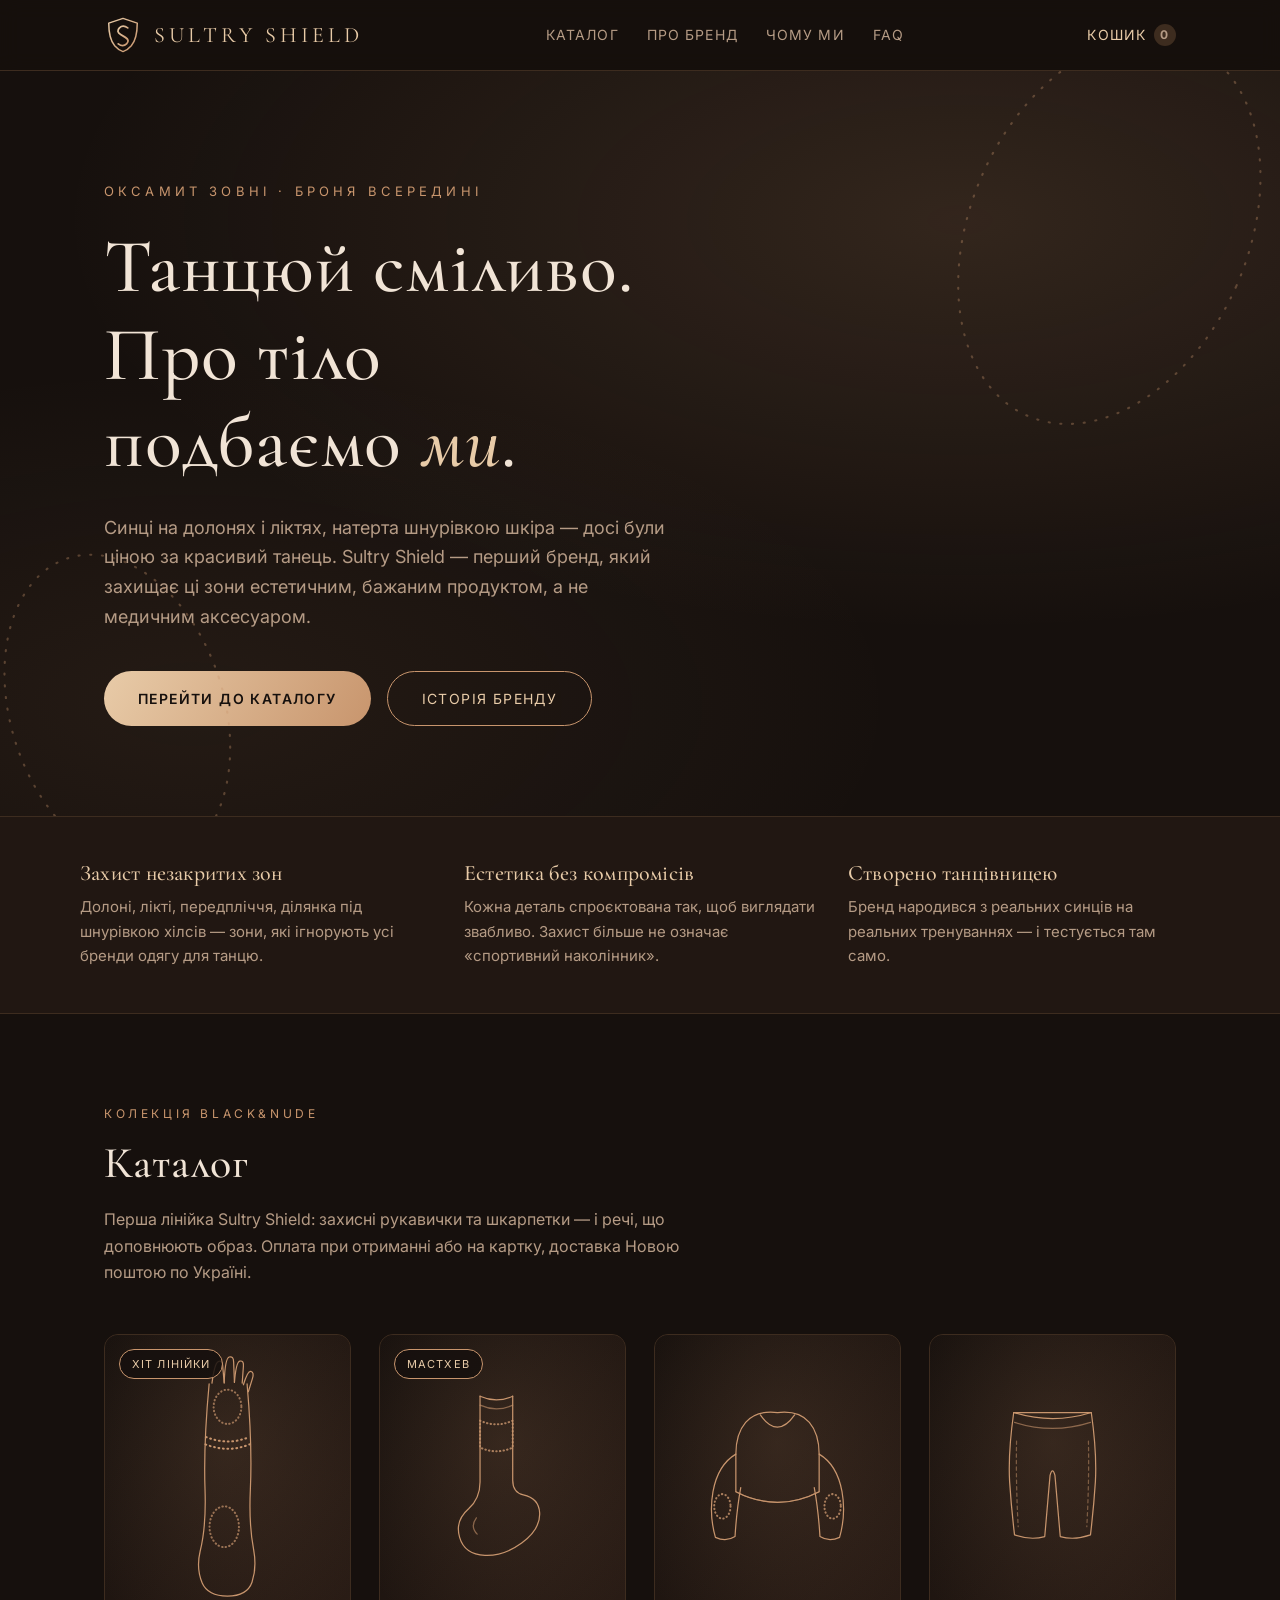
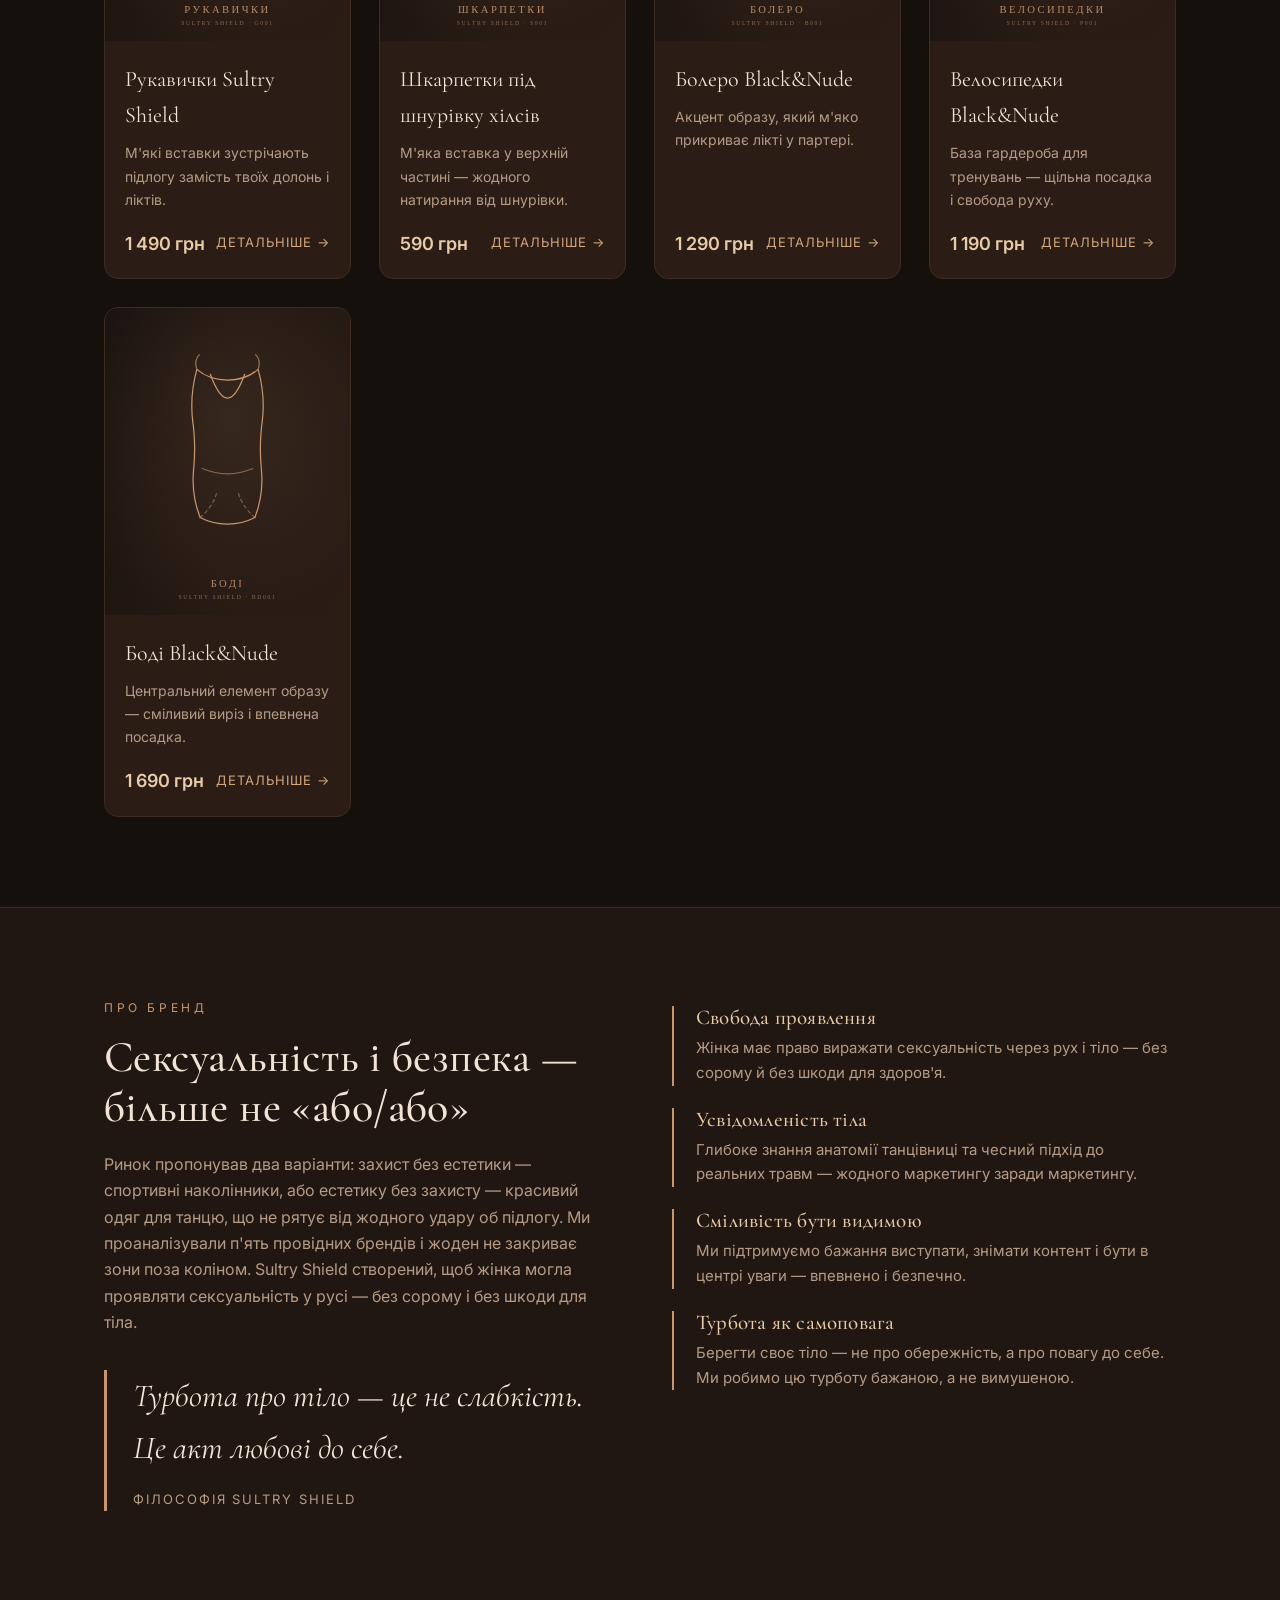
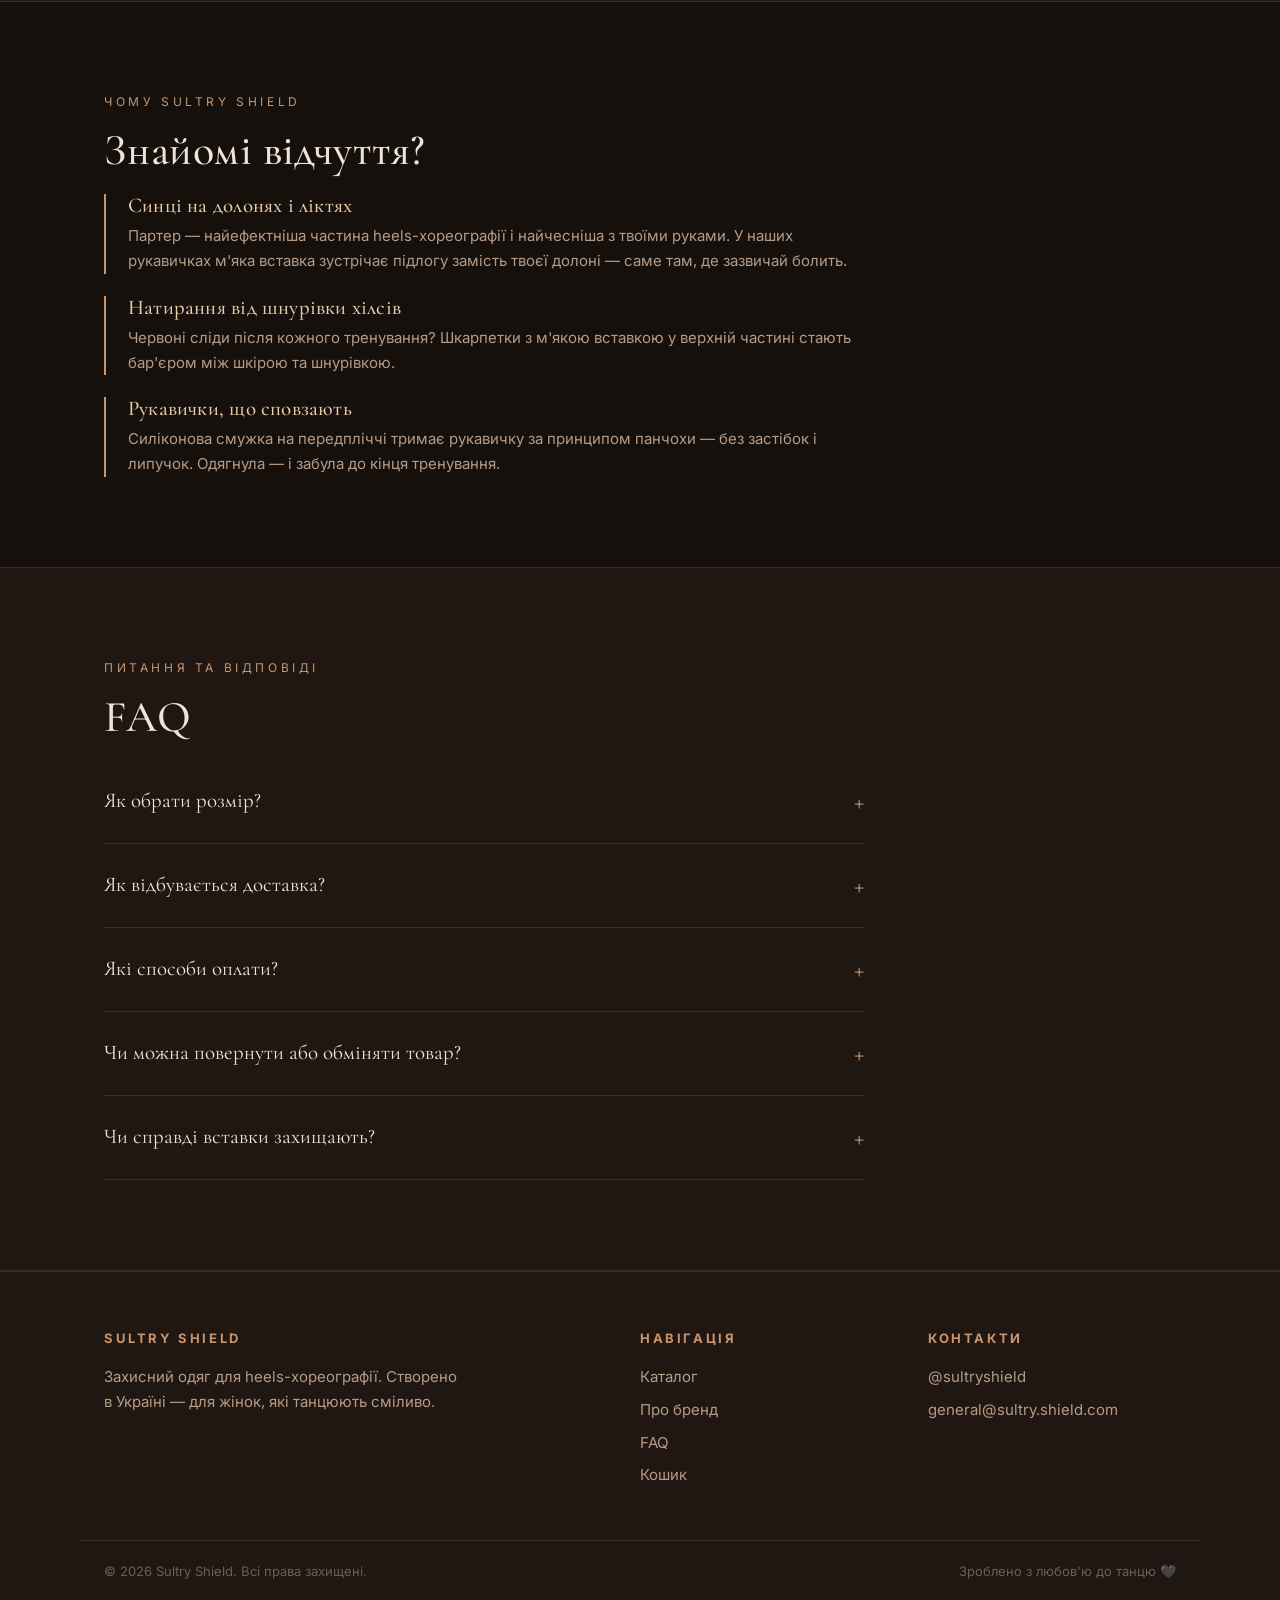
<file: index.html>
<!DOCTYPE html>
<html lang="uk">
<head>
  <meta charset="UTF-8">
  <meta name="viewport" content="width=device-width, initial-scale=1.0">
  <title>Sultry Shield — захисний одяг для heels-хореографії</title>
  <meta name="description" content="Sultry Shield — перший український бренд, що поєднує сексуальність і захист тіла у heels-хореографії. Оксамит зовні, броня всередині: рукавички та шкарпетки з м'якими вставками, колекція Black&Nude.">
  <link rel="icon" type="image/svg+xml" href="assets/logo.svg">
  <link rel="preconnect" href="https://fonts.googleapis.com">
  <link rel="preconnect" href="https://fonts.gstatic.com" crossorigin>
  <link href="https://fonts.googleapis.com/css2?family=Cormorant+Garamond:ital,wght@0,400;0,500;0,600;1,400&family=Inter:wght@400;500;600;700&display=swap&subset=cyrillic" rel="stylesheet">
  <link rel="stylesheet" href="css/style.css">
</head>
<body>

<header class="site-header">
  <div class="site-header__inner">
    <a class="brand" href="index.html">
      <img src="assets/logo.svg" alt="">
      <span class="brand__name">Sultry Shield</span>
    </a>
    <nav class="site-nav">
      <a href="#catalog">Каталог</a>
      <a href="#about">Про бренд</a>
      <a href="#why">Чому ми</a>
      <a href="#faq">FAQ</a>
    </nav>
    <a class="cart-link" href="cart.html">
      Кошик <span class="cart-link__badge is-empty" data-cart-count>0</span>
    </a>
  </div>
</header>

<section class="hero">
  <svg class="hero__stitch" viewBox="0 0 1200 700" preserveAspectRatio="xMidYMid slice" aria-hidden="true">
    <g fill="none" stroke="#c8956d" stroke-width="2" stroke-dasharray="1 10" stroke-linecap="round">
      <ellipse cx="1040" cy="150" rx="130" ry="190" transform="rotate(24 1040 150)"/>
      <ellipse cx="110" cy="600" rx="100" ry="150" transform="rotate(-18 110 600)"/>
    </g>
  </svg>
  <div class="container">
    <p class="hero__eyebrow">Оксамит зовні · Броня всередині</p>
    <h1>Танцюй сміливо.<br>Про тіло подбаємо <em>ми</em>.</h1>
    <p class="hero__lead">
      Синці на долонях і ліктях, натерта шнурівкою шкіра — досі були ціною за красивий танець.
      Sultry Shield — перший бренд, який захищає ці зони естетичним, бажаним продуктом,
      а не медичним аксесуаром.
    </p>
    <div class="hero__actions">
      <a class="btn btn--primary" href="#catalog">Перейти до каталогу</a>
      <a class="btn btn--ghost" href="#about">Історія бренду</a>
    </div>
  </div>
</section>

<section class="usp">
  <div class="container usp__grid">
    <div class="usp__item">
      <h3>Захист незакритих зон</h3>
      <p>Долоні, лікті, передпліччя, ділянка під шнурівкою хілсів — зони, які ігнорують усі бренди одягу для танцю.</p>
    </div>
    <div class="usp__item">
      <h3>Естетика без компромісів</h3>
      <p>Кожна деталь спроєктована так, щоб виглядати звабливо. Захист більше не означає «спортивний наколінник».</p>
    </div>
    <div class="usp__item">
      <h3>Створено танцівницею</h3>
      <p>Бренд народився з реальних синців на реальних тренуваннях — і тестується там само.</p>
    </div>
  </div>
</section>

<section class="section" id="catalog">
  <div class="container">
    <p class="section__eyebrow">Колекція Black&amp;Nude</p>
    <h2 class="section__title">Каталог</h2>
    <p class="section__lead">
      Перша лінійка Sultry Shield: захисні рукавички та шкарпетки — і речі, що доповнюють образ.
      Оплата при отриманні або на картку, доставка Новою поштою по Україні.
    </p>
    <div class="catalog-grid" id="catalog-grid"></div>
  </div>
</section>

<section class="section section--alt" id="about">
  <div class="container story-grid">
    <div>
      <p class="section__eyebrow">Про бренд</p>
      <h2 class="section__title">Сексуальність і безпека — більше не «або/або»</h2>
      <p class="section__lead" style="margin-bottom:0">
        Ринок пропонував два варіанти: захист без естетики — спортивні наколінники,
        або естетику без захисту — красивий одяг для танцю, що не рятує від жодного удару об підлогу.
        Ми проаналізували п'ять провідних брендів і жоден не закриває зони поза коліном.
        Sultry Shield створений, щоб жінка могла проявляти сексуальність у русі —
        без сорому і без шкоди для тіла.
      </p>
      <blockquote class="quote">
        Турбота про тіло — це не слабкість. Це акт любові до себе.
        <small>Філософія Sultry Shield</small>
      </blockquote>
    </div>
    <div class="story-list">
      <div class="story-list__item">
        <h3>Свобода проявлення</h3>
        <p>Жінка має право виражати сексуальність через рух і тіло — без сорому й без шкоди для здоров'я.</p>
      </div>
      <div class="story-list__item">
        <h3>Усвідомленість тіла</h3>
        <p>Глибоке знання анатомії танцівниці та чесний підхід до реальних травм — жодного маркетингу заради маркетингу.</p>
      </div>
      <div class="story-list__item">
        <h3>Сміливість бути видимою</h3>
        <p>Ми підтримуємо бажання виступати, знімати контент і бути в центрі уваги — впевнено і безпечно.</p>
      </div>
      <div class="story-list__item">
        <h3>Турбота як самоповага</h3>
        <p>Берегти своє тіло — не про обережність, а про повагу до себе. Ми робимо цю турботу бажаною, а не вимушеною.</p>
      </div>
    </div>
  </div>
</section>

<section class="section" id="why">
  <div class="container">
    <p class="section__eyebrow">Чому Sultry Shield</p>
    <h2 class="section__title">Знайомі відчуття?</h2>
    <div class="story-list" style="max-width:760px">
      <div class="story-list__item">
        <h3>Синці на долонях і ліктях</h3>
        <p>Партер — найефектніша частина heels-хореографії і найчесніша з твоїми руками. У наших рукавичках м'яка вставка зустрічає підлогу замість твоєї долоні — саме там, де зазвичай болить.</p>
      </div>
      <div class="story-list__item">
        <h3>Натирання від шнурівки хілсів</h3>
        <p>Червоні сліди після кожного тренування? Шкарпетки з м'якою вставкою у верхній частині стають бар'єром між шкірою та шнурівкою.</p>
      </div>
      <div class="story-list__item">
        <h3>Рукавички, що сповзають</h3>
        <p>Силіконова смужка на передпліччі тримає рукавичку за принципом панчохи — без застібок і липучок. Одягнула — і забула до кінця тренування.</p>
      </div>
    </div>
  </div>
</section>

<section class="section section--alt" id="faq">
  <div class="container">
    <p class="section__eyebrow">Питання та відповіді</p>
    <h2 class="section__title">FAQ</h2>
    <div class="faq">
      <details>
        <summary>Як обрати розмір?</summary>
        <p>Рукавички, болеро, велосипедки та боді йдуть у розмірах S/M/L і тягнуться завдяки еластичному трикотажу. Якщо ви між розмірами — беріть менший: посадка має бути щільною. Шкарпетки — за розміром взуття. Сумніваєтесь? Напишіть нам в Instagram, підберемо разом.</p>
      </details>
      <details>
        <summary>Як відбувається доставка?</summary>
        <p>Надсилаємо Новою поштою по всій Україні протягом 1–3 робочих днів після підтвердження замовлення. Вартість доставки — за тарифами перевізника.</p>
      </details>
      <details>
        <summary>Які способи оплати?</summary>
        <p>Накладений платіж при отриманні на Новій пошті або передплата на картку — реквізити надішлемо після оформлення замовлення.</p>
      </details>
      <details>
        <summary>Чи можна повернути або обміняти товар?</summary>
        <p>Так, протягом 14 днів з моменту отримання, якщо річ не була у використанні та збережений товарний вигляд. Напишіть нам — допоможемо з обміном розміру чи поверненням.</p>
      </details>
      <details>
        <summary>Чи справді вставки захищають?</summary>
        <p>М'які вставки розміщені точно там, де тіло зустрічає підлогу, — на долонях і ліктях. Вони приймають удар на себе, не обмежуючи амплітуду руху. Кожен прототип тестується на реальних тренуваннях heels.</p>
      </details>
    </div>
  </div>
</section>

<footer class="site-footer" id="contacts">
  <div class="container site-footer__grid">
    <div>
      <h4>Sultry Shield</h4>
      <p>Захисний одяг для heels-хореографії. Створено в Україні — для жінок, які танцюють сміливо.</p>
    </div>
    <div>
      <h4>Навігація</h4>
      <a href="#catalog">Каталог</a>
      <a href="#about">Про бренд</a>
      <a href="#faq">FAQ</a>
      <a href="cart.html">Кошик</a>
    </div>
    <div>
      <h4>Контакти</h4>
      <a id="footer-instagram" href="#" target="_blank" rel="noopener">Instagram</a>
      <a id="footer-email" href="#">Email</a>
    </div>
  </div>
  <div class="container site-footer__bottom">
    <span>© 2026 Sultry Shield. Всі права захищені.</span>
    <span>Зроблено з любов'ю до танцю 🖤</span>
  </div>
</footer>

<script src="js/config.js"></script>
<script src="js/products.js"></script>
<script src="js/store.js"></script>
<script>
  document.getElementById("catalog-grid").innerHTML = PRODUCTS.map(p => `
    <a class="product-card" href="product.html?id=${p.id}">
      <div class="product-card__img">
        <img src="${p.image}" alt="${p.name}">
        ${p.badge ? `<span class="product-card__badge">${p.badge}</span>` : ""}
      </div>
      <div class="product-card__body">
        <span class="product-card__name">${p.name}</span>
        <span class="product-card__short">${p.short}</span>
        <span class="product-card__row">
          <span class="product-card__price">${formatPrice(p.price)}</span>
          <span class="product-card__link">Детальніше →</span>
        </span>
      </div>
    </a>`).join("");

  document.getElementById("footer-instagram").href = "https://instagram.com/" + CONFIG.INSTAGRAM_USER;
  document.getElementById("footer-instagram").textContent = "@" + CONFIG.INSTAGRAM_USER;
  document.getElementById("footer-email").href = "mailto:" + CONFIG.CONTACT_EMAIL;
  document.getElementById("footer-email").textContent = CONFIG.CONTACT_EMAIL;
</script>
</body>
</html>
</file>
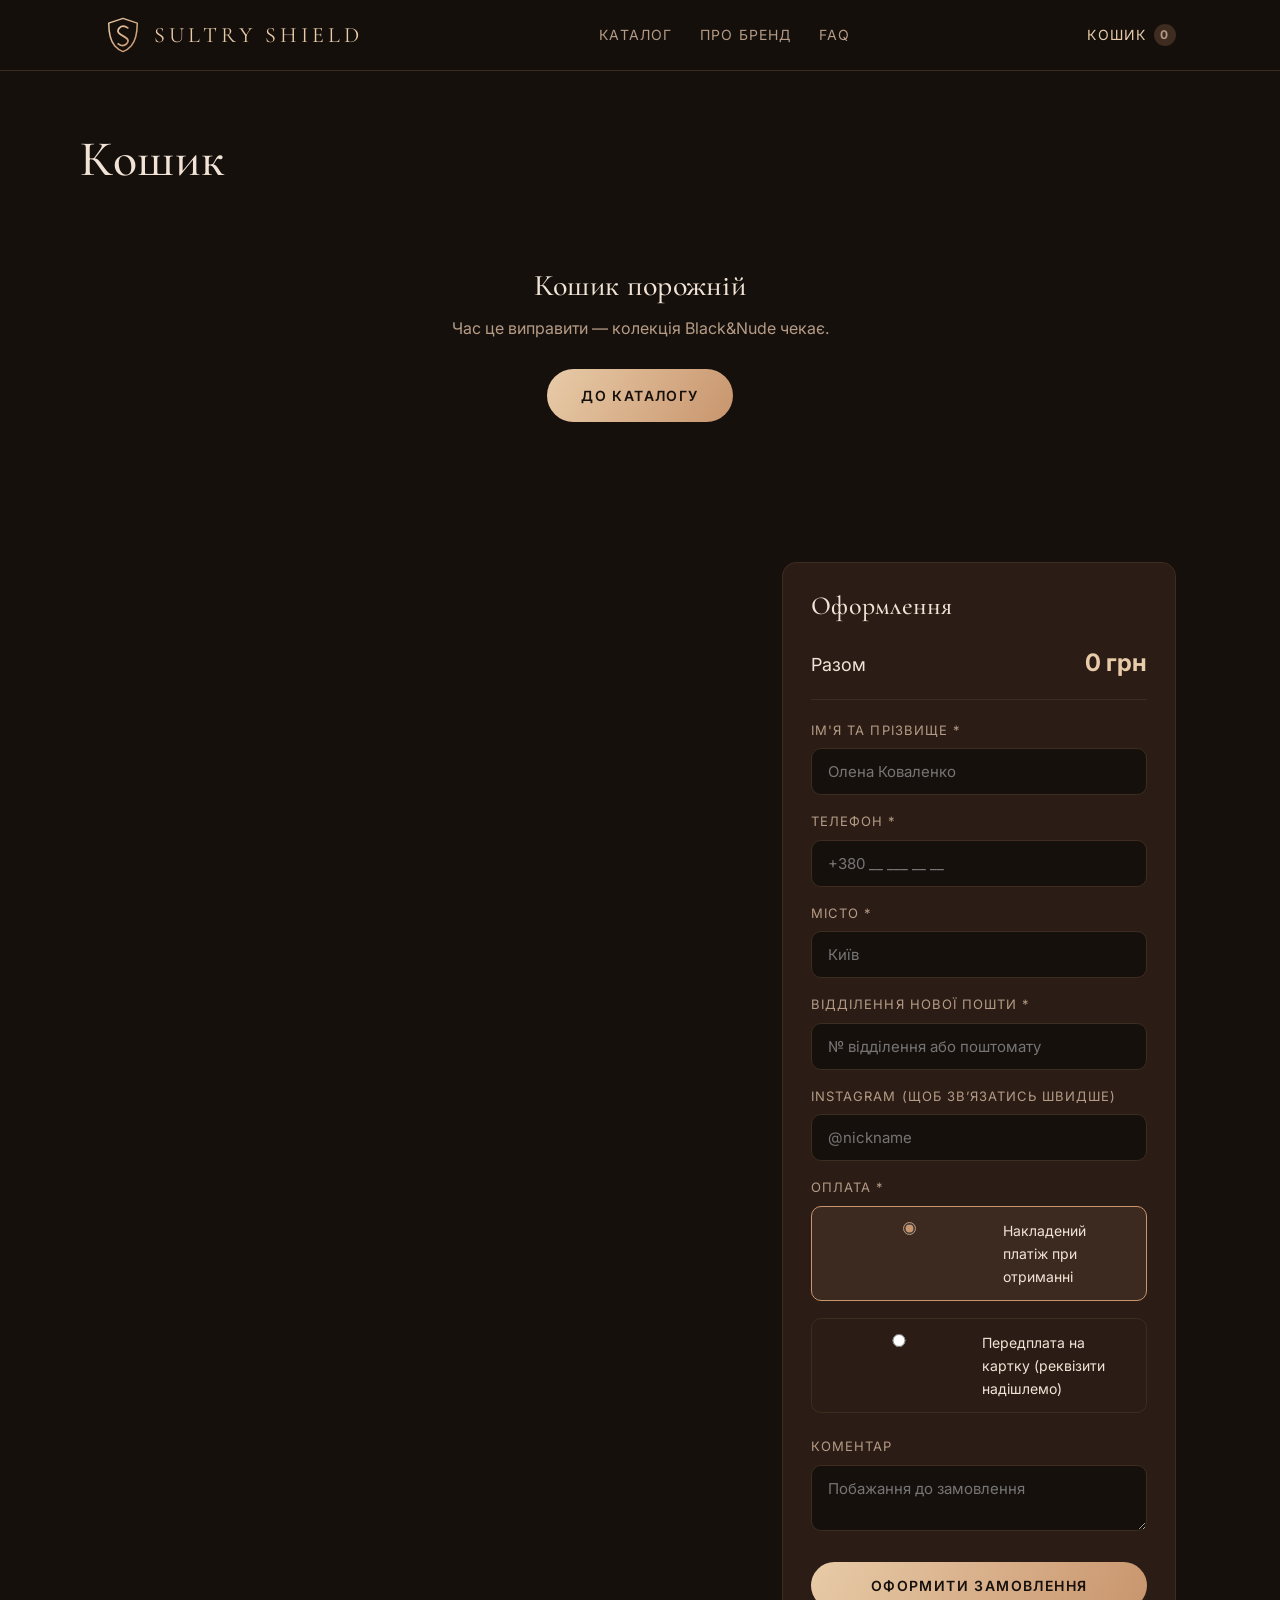
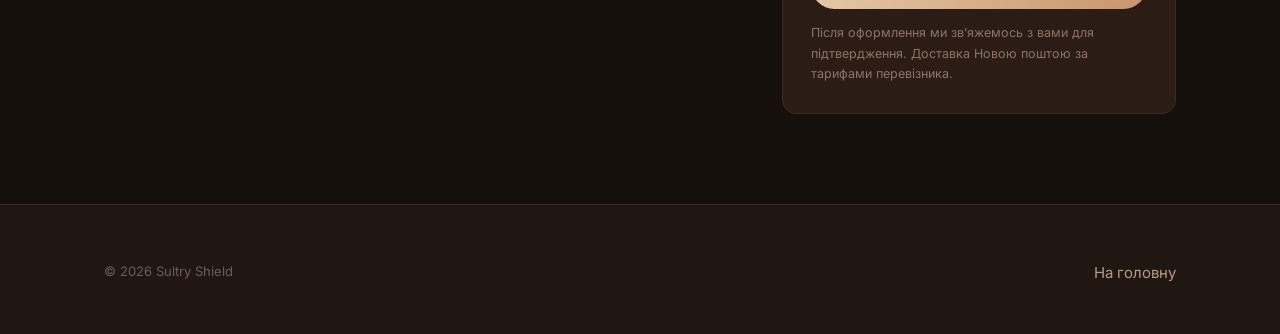
<file: cart.html>
<!DOCTYPE html>
<html lang="uk">
<head>
  <meta charset="UTF-8">
  <meta name="viewport" content="width=device-width, initial-scale=1.0">
  <title>Кошик — Sultry Shield</title>
  <link rel="icon" type="image/svg+xml" href="assets/logo.svg">
  <link rel="preconnect" href="https://fonts.googleapis.com">
  <link rel="preconnect" href="https://fonts.gstatic.com" crossorigin>
  <link href="https://fonts.googleapis.com/css2?family=Cormorant+Garamond:ital,wght@0,400;0,500;0,600;1,400&family=Inter:wght@400;500;600;700&display=swap&subset=cyrillic" rel="stylesheet">
  <link rel="stylesheet" href="css/style.css">
</head>
<body>

<header class="site-header">
  <div class="site-header__inner">
    <a class="brand" href="index.html">
      <img src="assets/logo.svg" alt="">
      <span class="brand__name">Sultry Shield</span>
    </a>
    <nav class="site-nav">
      <a href="index.html#catalog">Каталог</a>
      <a href="index.html#about">Про бренд</a>
      <a href="index.html#faq">FAQ</a>
    </nav>
    <a class="cart-link" href="cart.html">
      Кошик <span class="cart-link__badge is-empty" data-cart-count>0</span>
    </a>
  </div>
</header>

<div class="container page-title">
  <h1>Кошик</h1>
</div>

<div class="container">
  <div class="empty-state" id="cart-empty" hidden>
    <h2>Кошик порожній</h2>
    <p>Час це виправити — колекція Black&amp;Nude чекає.</p>
    <a class="btn btn--primary" href="index.html#catalog">До каталогу</a>
  </div>

  <div class="cart-layout" id="checkout-block" hidden>
    <div>
      <div class="cart-items" id="cart-items"></div>
    </div>

    <aside class="checkout-card">
      <h2>Оформлення</h2>
      <div class="checkout-card__total">
        <span>Разом</span>
        <strong id="cart-total">0 грн</strong>
      </div>

      <form id="order-form">
        <div class="form-field">
          <label for="f-name">Ім'я та прізвище *</label>
          <input id="f-name" name="name" required autocomplete="name" placeholder="Олена Коваленко">
        </div>
        <div class="form-field">
          <label for="f-phone">Телефон *</label>
          <input id="f-phone" name="phone" required type="tel" autocomplete="tel" placeholder="+380 __ ___ __ __" pattern="[+0-9\s\(\)\-]{10,}">
        </div>
        <div class="form-field">
          <label for="f-city">Місто *</label>
          <input id="f-city" name="city" required placeholder="Київ">
        </div>
        <div class="form-field">
          <label for="f-branch">Відділення Нової пошти *</label>
          <input id="f-branch" name="branch" required placeholder="№ відділення або поштомату">
        </div>
        <div class="form-field">
          <label for="f-instagram">Instagram (щоб звʼязатись швидше)</label>
          <input id="f-instagram" name="instagram" placeholder="@nickname">
        </div>
        <div class="form-field">
          <label>Оплата *</label>
          <div class="radio-row">
            <label><input type="radio" name="payment" value="Накладений платіж" checked> Накладений платіж при отриманні</label>
            <label><input type="radio" name="payment" value="Оплата на картку"> Передплата на картку (реквізити надішлемо)</label>
          </div>
        </div>
        <div class="form-field">
          <label for="f-comment">Коментар</label>
          <textarea id="f-comment" name="comment" rows="2" placeholder="Побажання до замовлення"></textarea>
        </div>
        <button class="btn btn--primary" type="submit">Оформити замовлення</button>
        <p class="form-note">Після оформлення ми звʼяжемось з вами для підтвердження. Доставка Новою поштою за тарифами перевізника.</p>
      </form>

      <div class="notice" id="order-fallback" hidden>
        <h3>Останній крок 💌</h3>
        <p>Онлайн-приймання замовлень щойно налаштовується. Скопіюйте текст нижче і надішліть нам в Instagram — і замовлення у нас:</p>
        <textarea id="order-fallback-text" readonly></textarea>
        <button class="btn btn--ghost" type="button" id="copy-order">Скопіювати</button>
        <a class="btn btn--primary" id="instagram-link" href="#" target="_blank" rel="noopener">Відкрити Instagram</a>
      </div>

      <div class="notice notice--error" id="order-error" hidden>
        <h3>Не вдалося надіслати 😔</h3>
        <p>Перевірте інтернет-зʼєднання і спробуйте ще раз, або напишіть нам в Instagram — приймемо замовлення вручну.</p>
      </div>
    </aside>
  </div>
</div>

<footer class="site-footer">
  <div class="container site-footer__bottom" style="border-top:none;margin-top:0;padding-top:0">
    <span>© 2026 Sultry Shield</span>
    <a href="index.html">На головну</a>
  </div>
</footer>

<script src="js/config.js"></script>
<script src="js/products.js"></script>
<script src="js/store.js"></script>
<script src="js/checkout.js"></script>
</body>
</html>
</file>
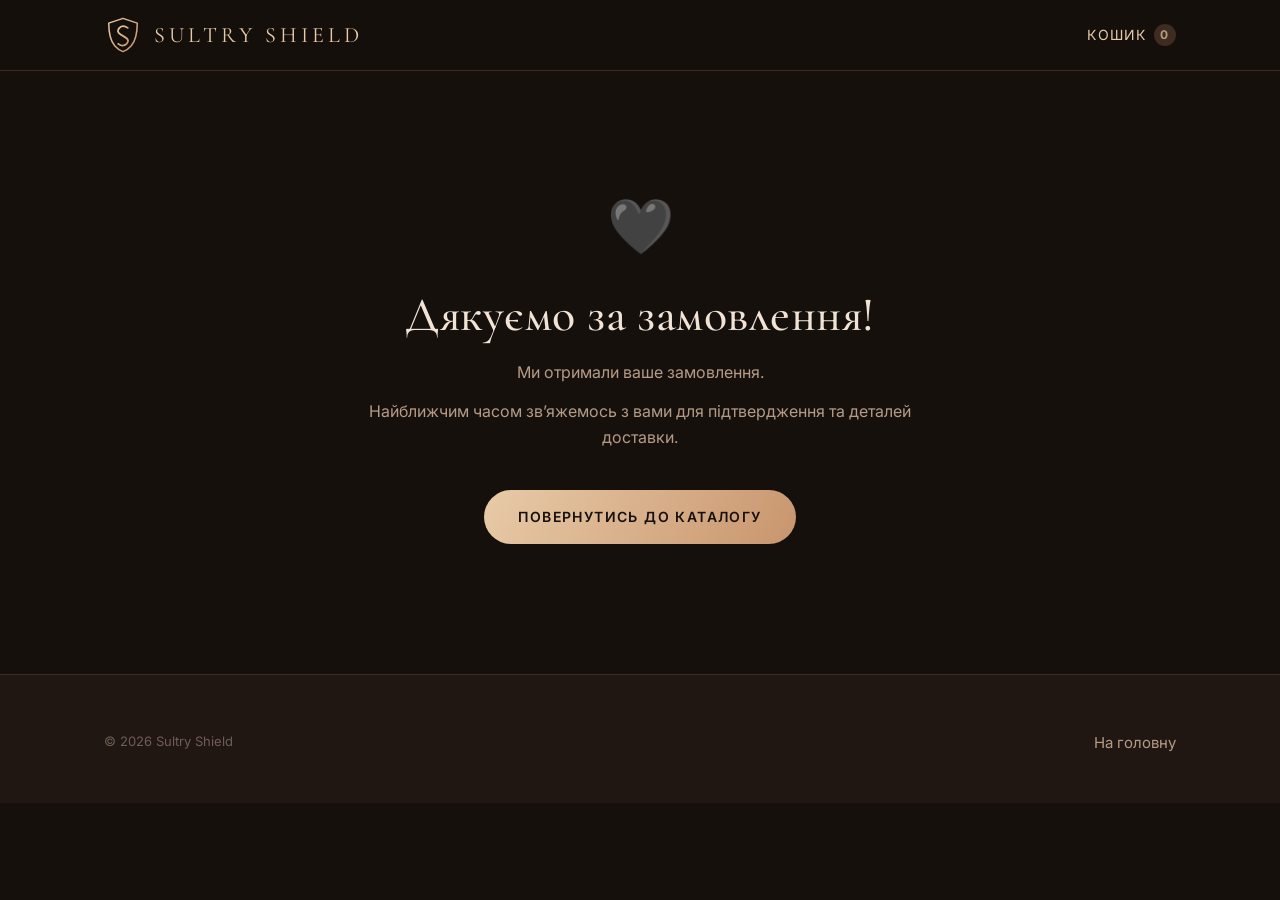
<file: thanks.html>
<!DOCTYPE html>
<html lang="uk">
<head>
  <meta charset="UTF-8">
  <meta name="viewport" content="width=device-width, initial-scale=1.0">
  <title>Дякуємо за замовлення — Sultry Shield</title>
  <link rel="icon" type="image/svg+xml" href="assets/logo.svg">
  <link rel="preconnect" href="https://fonts.googleapis.com">
  <link rel="preconnect" href="https://fonts.gstatic.com" crossorigin>
  <link href="https://fonts.googleapis.com/css2?family=Cormorant+Garamond:ital,wght@0,400;0,500;0,600;1,400&family=Inter:wght@400;500;600;700&display=swap&subset=cyrillic" rel="stylesheet">
  <link rel="stylesheet" href="css/style.css">
</head>
<body>

<header class="site-header">
  <div class="site-header__inner">
    <a class="brand" href="index.html">
      <img src="assets/logo.svg" alt="">
      <span class="brand__name">Sultry Shield</span>
    </a>
    <a class="cart-link" href="cart.html">
      Кошик <span class="cart-link__badge is-empty" data-cart-count>0</span>
    </a>
  </div>
</header>

<div class="thanks">
  <div class="thanks__icon">🖤</div>
  <h1>Дякуємо за замовлення!</h1>
  <p id="thanks-summary">Ми отримали ваше замовлення.</p>
  <p>Найближчим часом звʼяжемось з вами для підтвердження та деталей доставки.</p>
  <a class="btn btn--primary" href="index.html#catalog">Повернутись до каталогу</a>
</div>

<footer class="site-footer">
  <div class="container site-footer__bottom" style="border-top:none;margin-top:0;padding-top:0">
    <span>© 2026 Sultry Shield</span>
    <a href="index.html">На головну</a>
  </div>
</footer>

<script src="js/config.js"></script>
<script src="js/products.js"></script>
<script src="js/store.js"></script>
<script>
  try {
    const order = JSON.parse(sessionStorage.getItem("sultryshield_last_order"));
    if (order) {
      document.getElementById("thanks-summary").textContent =
        order.name + ", ми отримали ваше замовлення на суму " + order.total + ".";
    }
  } catch (e) { /* показуємо загальний текст */ }
</script>
</body>
</html>
</file>
<file: css/style.css>
/* ============================================================
   Sultry Shield — Black&Nude
   Палітра: глибокий чорний + nude/карамель, теплий акцент.
   Шрифти: Cormorant Garamond (дисплейний serif, кирилиця) + Inter.
   ============================================================ */

:root {
  /* Токени айдентики Sultry Shield (.claude/skills/sultry-identics) */
  --bg: #16100d;
  --bg-soft: #211712;
  --bg-card: #2b1d16;
  --line: #3d2c1f;
  --text: #f1e4d6;
  --text-muted: #b59b85;
  --nude: #d3a67c;
  --nude-deep: #c8956d;
  --accent: #e8cba8;
  --danger: #e07a5f;
  --radius: 14px;
  --container: 1120px;
  --serif: "Cormorant Garamond", Georgia, serif;
  --sans: "Inter", "Segoe UI", sans-serif;
}

* { margin: 0; padding: 0; box-sizing: border-box; }

html { scroll-behavior: smooth; }

body {
  font-family: var(--sans);
  background: var(--bg);
  color: var(--text);
  line-height: 1.65;
  -webkit-font-smoothing: antialiased;
}

img { max-width: 100%; display: block; }
a { color: inherit; text-decoration: none; }

.container {
  max-width: var(--container);
  margin: 0 auto;
  padding: 0 24px;
}

h1, h2, h3, .serif {
  font-family: var(--serif);
  font-weight: 500;
  line-height: 1.15;
  letter-spacing: 0.01em;
}

/* ---------- Header ---------- */
.site-header {
  position: sticky;
  top: 0;
  z-index: 50;
  background: rgba(22, 16, 13, 0.92);
  backdrop-filter: blur(10px);
  border-bottom: 1px solid var(--line);
}
.site-header__inner {
  display: flex;
  align-items: center;
  justify-content: space-between;
  gap: 24px;
  padding: 16px 24px;
  max-width: var(--container);
  margin: 0 auto;
}
.brand {
  display: flex;
  align-items: center;
  gap: 12px;
}
.brand img { width: 38px; height: 38px; }
.brand__name {
  font-family: var(--serif);
  font-size: 22px;
  letter-spacing: 0.18em;
  text-transform: uppercase;
  color: var(--accent);
}
.site-nav {
  display: flex;
  gap: 28px;
  font-size: 14px;
  letter-spacing: 0.08em;
  text-transform: uppercase;
}
.site-nav a { color: var(--text-muted); transition: color 0.2s; }
.site-nav a:hover { color: var(--accent); }
.cart-link {
  position: relative;
  display: flex;
  align-items: center;
  gap: 8px;
  color: var(--accent);
  font-size: 14px;
  letter-spacing: 0.08em;
  text-transform: uppercase;
}
.cart-link__badge {
  display: inline-flex;
  align-items: center;
  justify-content: center;
  min-width: 22px;
  height: 22px;
  padding: 0 6px;
  border-radius: 999px;
  background: var(--nude-deep);
  color: #16100d;
  font-size: 12px;
  font-weight: 700;
}
.cart-link__badge.is-empty { background: var(--line); color: var(--text-muted); }

/* ---------- Hero ---------- */
.hero__stitch {
  position: absolute;
  inset: 0;
  width: 100%;
  height: 100%;
  opacity: 0.35;
  pointer-events: none;
}
.hero {
  position: relative;
  padding: 110px 0 90px;
  background:
    radial-gradient(ellipse 70% 55% at 75% 20%, rgba(200, 149, 109, 0.16), transparent),
    radial-gradient(ellipse 55% 45% at 15% 85%, rgba(200, 149, 109, 0.08), transparent),
    var(--bg);
  overflow: hidden;
}
.hero__eyebrow {
  font-size: 13px;
  letter-spacing: 0.32em;
  text-transform: uppercase;
  color: var(--nude-deep);
  margin-bottom: 22px;
}
.hero h1 {
  font-size: clamp(42px, 6.5vw, 76px);
  max-width: 15ch;
  color: var(--text);
}
.hero h1 em {
  font-style: italic;
  color: var(--accent);
}
.hero__lead {
  margin-top: 26px;
  max-width: 52ch;
  font-size: 18px;
  color: var(--text-muted);
}
.hero__actions { margin-top: 40px; display: flex; gap: 16px; flex-wrap: wrap; }

.btn {
  display: inline-flex;
  align-items: center;
  justify-content: center;
  gap: 10px;
  padding: 15px 34px;
  border-radius: 999px;
  border: 1px solid var(--nude-deep);
  font-family: var(--sans);
  font-size: 14px;
  letter-spacing: 0.1em;
  text-transform: uppercase;
  cursor: pointer;
  transition: all 0.2s;
  background: transparent;
  color: var(--accent);
}
.btn--primary {
  background: linear-gradient(120deg, var(--accent), var(--nude-deep));
  color: #16100d;
  border: none;
  font-weight: 600;
}
.btn--primary:hover { filter: brightness(1.08); transform: translateY(-1px); }
.btn--ghost:hover { background: rgba(232, 203, 168, 0.08); }
.btn:disabled { opacity: 0.6; cursor: wait; }

/* ---------- USP strip ---------- */
.usp {
  border-block: 1px solid var(--line);
  background: var(--bg-soft);
}
.usp__grid {
  display: grid;
  grid-template-columns: repeat(3, 1fr);
  gap: 32px;
  padding: 44px 0;
}
.usp__item h3 { font-size: 22px; color: var(--accent); margin-bottom: 8px; }
.usp__item p { font-size: 15px; color: var(--text-muted); }

/* ---------- Sections ---------- */
.section { padding: 90px 0; }
.section--alt { background: var(--bg-soft); border-block: 1px solid var(--line); }
.section__eyebrow {
  font-size: 12px;
  letter-spacing: 0.3em;
  text-transform: uppercase;
  color: var(--nude-deep);
  margin-bottom: 14px;
}
.section__title {
  font-size: clamp(30px, 4vw, 44px);
  margin-bottom: 18px;
}
.section__lead { max-width: 62ch; color: var(--text-muted); margin-bottom: 48px; }

/* ---------- Catalog ---------- */
.catalog-grid {
  display: grid;
  grid-template-columns: repeat(auto-fill, minmax(240px, 1fr));
  gap: 28px;
}
.product-card {
  background: var(--bg-card);
  border: 1px solid var(--line);
  border-radius: var(--radius);
  overflow: hidden;
  transition: transform 0.25s, border-color 0.25s;
  display: flex;
  flex-direction: column;
}
.product-card:hover { transform: translateY(-5px); border-color: var(--nude-deep); }
.product-card__img { position: relative; aspect-ratio: 4 / 5; }
.product-card__img img { width: 100%; height: 100%; object-fit: cover; }
.product-card__badge {
  position: absolute;
  top: 14px;
  left: 14px;
  padding: 5px 12px;
  border-radius: 999px;
  background: rgba(22, 16, 13, 0.85);
  border: 1px solid var(--nude-deep);
  color: var(--accent);
  font-size: 11px;
  letter-spacing: 0.1em;
  text-transform: uppercase;
}
.product-card__body { padding: 20px; display: flex; flex-direction: column; gap: 8px; flex: 1; }
.product-card__name { font-family: var(--serif); font-size: 22px; color: var(--text); }
.product-card__short { font-size: 14px; color: var(--text-muted); flex: 1; }
.product-card__row {
  display: flex;
  align-items: center;
  justify-content: space-between;
  margin-top: 10px;
}
.product-card__price { font-size: 18px; font-weight: 600; color: var(--accent); }
.product-card__link {
  font-size: 13px;
  letter-spacing: 0.08em;
  text-transform: uppercase;
  color: var(--nude);
  border-bottom: 1px solid transparent;
  transition: border-color 0.2s;
}
.product-card:hover .product-card__link { border-color: var(--nude); }

/* ---------- Story / problem ---------- */
.story-grid {
  display: grid;
  grid-template-columns: 1fr 1fr;
  gap: 64px;
  align-items: start;
}
.story-list { display: grid; gap: 22px; margin-top: 8px; }
.story-list__item {
  padding-left: 22px;
  border-left: 2px solid var(--nude-deep);
}
.story-list__item h3 { font-size: 21px; color: var(--accent); margin-bottom: 6px; }
.story-list__item p { font-size: 15px; color: var(--text-muted); }
.quote {
  font-family: var(--serif);
  font-size: clamp(24px, 3vw, 32px);
  font-style: italic;
  color: var(--text);
  border-left: 3px solid var(--nude-deep);
  padding-left: 26px;
  margin-top: 34px;
}
.quote small {
  display: block;
  margin-top: 14px;
  font-family: var(--sans);
  font-style: normal;
  font-size: 13px;
  letter-spacing: 0.15em;
  text-transform: uppercase;
  color: var(--text-muted);
}

/* ---------- FAQ ---------- */
.faq { max-width: 760px; }
.faq details {
  border-bottom: 1px solid var(--line);
  padding: 20px 0;
}
.faq summary {
  cursor: pointer;
  font-family: var(--serif);
  font-size: 21px;
  color: var(--text);
  list-style: none;
  display: flex;
  justify-content: space-between;
  align-items: center;
  gap: 16px;
}
.faq summary::-webkit-details-marker { display: none; }
.faq summary::after { content: "+"; color: var(--nude-deep); font-size: 26px; transition: transform 0.2s; }
.faq details[open] summary::after { transform: rotate(45deg); }
.faq details p { margin-top: 12px; color: var(--text-muted); font-size: 15px; max-width: 64ch; }

/* ---------- Footer ---------- */
.site-footer {
  border-top: 1px solid var(--line);
  background: var(--bg-soft);
  padding: 56px 0 40px;
}
.site-footer__grid {
  display: grid;
  grid-template-columns: 2fr 1fr 1fr;
  gap: 40px;
}
.site-footer h4 {
  font-size: 13px;
  letter-spacing: 0.2em;
  text-transform: uppercase;
  color: var(--nude-deep);
  margin-bottom: 16px;
}
.site-footer a { color: var(--text-muted); transition: color 0.2s; display: block; margin-bottom: 8px; font-size: 15px; }
.site-footer a:hover { color: var(--accent); }
.site-footer p { color: var(--text-muted); font-size: 15px; max-width: 40ch; }
.site-footer__bottom {
  margin-top: 44px;
  padding-top: 20px;
  border-top: 1px solid var(--line);
  font-size: 13px;
  color: #6e5d55;
  display: flex;
  justify-content: space-between;
  gap: 16px;
  flex-wrap: wrap;
}

/* ---------- Product page ---------- */
.product-layout {
  display: grid;
  grid-template-columns: minmax(0, 1fr) minmax(0, 1fr);
  gap: 64px;
  padding: 70px 0 90px;
  align-items: start;
}
.product-layout__img {
  border-radius: var(--radius);
  overflow: hidden;
  border: 1px solid var(--line);
  position: sticky;
  top: 100px;
}
.breadcrumbs { font-size: 13px; color: var(--text-muted); padding-top: 28px; }
.breadcrumbs a:hover { color: var(--accent); }
.product-info h1 { font-size: clamp(32px, 4vw, 46px); margin: 10px 0 6px; }
.product-info__sku { font-size: 13px; letter-spacing: 0.15em; color: var(--text-muted); text-transform: uppercase; }
.product-info__price { font-size: 30px; color: var(--accent); font-weight: 600; margin: 22px 0; }
.product-info__desc { color: var(--text-muted); max-width: 56ch; }
.option-group { margin-top: 26px; }
.option-group__label {
  font-size: 13px;
  letter-spacing: 0.12em;
  text-transform: uppercase;
  color: var(--text-muted);
  margin-bottom: 10px;
  display: block;
}
.option-pills { display: flex; gap: 10px; flex-wrap: wrap; }
.option-pill {
  padding: 10px 20px;
  border-radius: 999px;
  border: 1px solid var(--line);
  background: transparent;
  color: var(--text);
  font-size: 14px;
  cursor: pointer;
  transition: all 0.15s;
}
.option-pill:hover { border-color: var(--nude); }
.option-pill.is-active {
  border-color: var(--nude-deep);
  background: rgba(200, 149, 109, 0.14);
  color: var(--accent);
}
.qty-picker {
  display: inline-flex;
  align-items: center;
  gap: 4px;
  border: 1px solid var(--line);
  border-radius: 999px;
}
.qty-picker button {
  width: 44px;
  height: 44px;
  border: none;
  background: transparent;
  color: var(--accent);
  font-size: 20px;
  cursor: pointer;
}
.qty-picker span { min-width: 32px; text-align: center; font-size: 16px; }
.product-actions { display: flex; gap: 16px; margin-top: 32px; flex-wrap: wrap; align-items: center; }
.added-note { margin-top: 16px; color: var(--nude); font-size: 14px; }
.feature-list { margin-top: 34px; display: grid; gap: 10px; }
.feature-list li {
  list-style: none;
  padding-left: 26px;
  position: relative;
  color: var(--text-muted);
  font-size: 15px;
}
.feature-list li::before {
  content: "";
  position: absolute;
  left: 0;
  top: 9px;
  width: 12px;
  height: 12px;
  border: 1.5px solid var(--nude-deep);
  border-radius: 3px;
  transform: rotate(45deg);
}

/* ---------- Cart page ---------- */
.page-title { padding: 60px 0 10px; }
.page-title h1 { font-size: clamp(34px, 4vw, 50px); }
.cart-layout { display: grid; grid-template-columns: 1.6fr 1fr; gap: 48px; padding: 40px 0 90px; align-items: start; }
.cart-items { display: grid; gap: 18px; }
.cart-item {
  display: grid;
  grid-template-columns: 84px 1fr auto auto;
  gap: 18px;
  align-items: center;
  background: var(--bg-card);
  border: 1px solid var(--line);
  border-radius: var(--radius);
  padding: 16px;
}
.cart-item__img { width: 84px; border-radius: 8px; overflow: hidden; }
.cart-item__name { font-family: var(--serif); font-size: 20px; }
.cart-item__name:hover { color: var(--accent); }
.cart-item__meta { font-size: 13px; color: var(--text-muted); margin-top: 4px; }
.cart-item__remove {
  background: none;
  border: none;
  color: var(--danger);
  font-size: 13px;
  cursor: pointer;
  padding: 0;
  margin-top: 8px;
  opacity: 0.85;
}
.cart-item__qty {
  display: inline-flex;
  align-items: center;
  gap: 2px;
  border: 1px solid var(--line);
  border-radius: 999px;
}
.cart-item__qty button {
  width: 36px; height: 36px;
  background: none; border: none;
  color: var(--accent);
  font-size: 18px;
  cursor: pointer;
}
.cart-item__qty span { min-width: 26px; text-align: center; }
.cart-item__price { font-weight: 600; color: var(--accent); white-space: nowrap; }

.checkout-card {
  background: var(--bg-card);
  border: 1px solid var(--line);
  border-radius: var(--radius);
  padding: 28px;
  position: sticky;
  top: 100px;
}
.checkout-card h2 { font-size: 26px; margin-bottom: 6px; }
.checkout-card__total {
  display: flex;
  justify-content: space-between;
  align-items: baseline;
  font-size: 18px;
  padding: 16px 0;
  border-bottom: 1px solid var(--line);
  margin-bottom: 20px;
}
.checkout-card__total strong { font-size: 24px; color: var(--accent); }
.form-field { margin-bottom: 16px; }
.form-field label {
  display: block;
  font-size: 13px;
  letter-spacing: 0.08em;
  text-transform: uppercase;
  color: var(--text-muted);
  margin-bottom: 7px;
}
.form-field input,
.form-field textarea,
.form-field select {
  width: 100%;
  padding: 13px 16px;
  border-radius: 10px;
  border: 1px solid var(--line);
  background: var(--bg);
  color: var(--text);
  font-family: var(--sans);
  font-size: 15px;
}
.form-field input:focus,
.form-field textarea:focus,
.form-field select:focus {
  outline: none;
  border-color: var(--nude-deep);
}
.radio-row { display: grid; gap: 10px; }
.radio-row label {
  display: flex;
  gap: 10px;
  align-items: flex-start;
  font-size: 14px;
  color: var(--text);
  text-transform: none;
  letter-spacing: 0;
  cursor: pointer;
  padding: 12px 14px;
  border: 1px solid var(--line);
  border-radius: 10px;
}
.radio-row label:has(input:checked) { border-color: var(--nude-deep); background: rgba(200, 149, 109, 0.1); }
.radio-row input { accent-color: var(--nude-deep); margin-top: 3px; }
.checkout-card .btn { width: 100%; margin-top: 8px; }
.form-note { font-size: 12.5px; color: #8d7466; margin-top: 14px; }

.notice {
  margin-top: 22px;
  padding: 20px;
  border-radius: var(--radius);
  border: 1px solid var(--nude-deep);
  background: rgba(200, 149, 109, 0.08);
  font-size: 14px;
}
.notice--error { border-color: var(--danger); background: rgba(224, 122, 95, 0.08); }
.notice h3 { font-size: 20px; margin-bottom: 8px; color: var(--accent); }
.notice textarea {
  width: 100%;
  min-height: 150px;
  margin: 12px 0;
  padding: 12px;
  border-radius: 10px;
  border: 1px solid var(--line);
  background: var(--bg);
  color: var(--text);
  font-family: var(--sans);
  font-size: 13.5px;
}
.notice .btn { width: auto; padding: 10px 22px; margin-right: 10px; }

.empty-state {
  text-align: center;
  padding: 70px 0 100px;
}
.empty-state h2 { font-size: 30px; margin-bottom: 12px; }
.empty-state p { color: var(--text-muted); margin-bottom: 28px; }

/* ---------- Thanks page ---------- */
.thanks {
  max-width: 640px;
  margin: 0 auto;
  text-align: center;
  padding: 110px 24px 130px;
}
.thanks__icon { font-size: 54px; margin-bottom: 18px; }
.thanks h1 { font-size: clamp(34px, 4vw, 48px); margin-bottom: 16px; }
.thanks p { color: var(--text-muted); margin-bottom: 12px; }
.thanks .btn { margin-top: 28px; }

/* ---------- Responsive ---------- */
@media (max-width: 900px) {
  .site-nav { display: none; }
  .usp__grid { grid-template-columns: 1fr; gap: 24px; }
  .story-grid, .product-layout, .cart-layout { grid-template-columns: 1fr; gap: 40px; }
  .product-layout__img, .checkout-card { position: static; }
  .site-footer__grid { grid-template-columns: 1fr; gap: 28px; }
  .hero { padding: 70px 0 60px; }
  .section { padding: 60px 0; }
}
@media (max-width: 560px) {
  .cart-item { grid-template-columns: 64px 1fr; }
  .cart-item__img { width: 64px; }
  .cart-item__qty { grid-column: 2; justify-self: start; }
  .cart-item__price { grid-column: 2; justify-self: start; }
}
</file>
